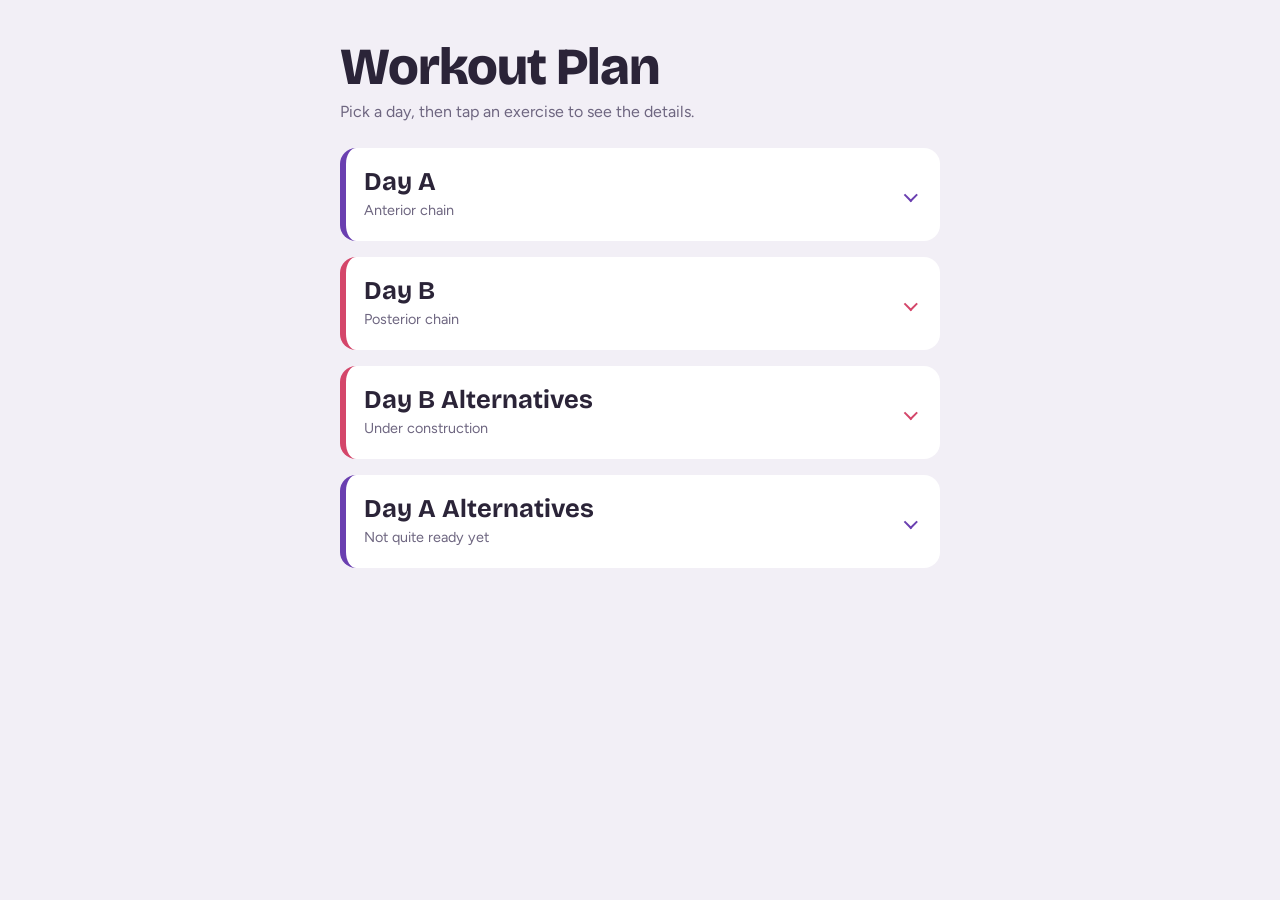
<file: index.html>
<!DOCTYPE html>
<html lang="en">
<head>
  <meta charset="UTF-8">
  <meta name="viewport" content="width=device-width, initial-scale=1">
  <title>Workout Plan</title>
  <link rel="preconnect" href="https://fonts.googleapis.com">
  <link rel="preconnect" href="https://fonts.gstatic.com" crossorigin>
  <link href="https://fonts.googleapis.com/css2?family=Bricolage+Grotesque:wght@600;700;800&family=Figtree:wght@400;500;600&display=swap" rel="stylesheet">
  <link rel="stylesheet" href="style.css">
</head>
<body>
  <header class="page-header">
    <h1>Workout Plan</h1>
    <p>Pick a day, then tap an exercise to see the details.</p>
  </header>

  <main id="plan" class="plan" aria-live="polite"></main>

  <script src="script.js"></script>
</body>
</html>
</file>
<file: style.css>
:root {
  --bg: #f2eff6;
  --surface: #ffffff;
  --ink: #2b2438;
  --muted: #6e6680;
  --line: #ddd7e6;
  --day-a: #6a3fb0;
  --day-a-soft: #ebe3f7;
  --day-b: #d4466a;
  --day-b-soft: #fbe4eb;
  --radius: 16px;
}

@media (prefers-color-scheme: dark) {
  :root {
    --bg: #17131f;
    --surface: #221c2e;
    --ink: #f1edf7;
    --muted: #a99fbd;
    --line: #38304a;
    --day-a: #b794f0;
    --day-a-soft: #2f2545;
    --day-b: #f07a9a;
    --day-b-soft: #442233;
  }
}

*, *::before, *::after { box-sizing: border-box; }

html { -webkit-text-size-adjust: 100%; }

body {
  margin: 0;
  background: var(--bg);
  color: var(--ink);
  font-family: "Figtree", system-ui, -apple-system, "Segoe UI", Roboto, sans-serif;
  font-size: 1rem;
  line-height: 1.5;
}

.page-header {
  max-width: 640px;
  margin: 0 auto;
  padding: 2.5rem 1.25rem 1rem;
}

.page-header h1 {
  margin: 0 0 0.35rem;
  font-family: "Bricolage Grotesque", "Figtree", sans-serif;
  font-weight: 800;
  font-size: clamp(2.25rem, 9vw, 3.25rem);
  line-height: 1.05;
  letter-spacing: -0.02em;
}

.page-header p {
  margin: 0;
  color: var(--muted);
}

.plan {
  max-width: 640px;
  margin: 0 auto;
  padding: 0.5rem 1.25rem 3rem;
  display: grid;
  gap: 1rem;
}

/* ---------- Day sections ---------- */

.day {
  --accent: var(--day-a);
  --accent-soft: var(--day-a-soft);
  background: var(--surface);
  border-radius: var(--radius);
  border-left: 6px solid var(--accent);
  overflow: hidden;
}

.day[data-day="B"] {
  --accent: var(--day-b);
  --accent-soft: var(--day-b-soft);
}

.day-toggle {
  width: 100%;
  display: flex;
  align-items: center;
  justify-content: space-between;
  gap: 1rem;
  padding: 1.25rem 1.25rem 1.25rem 1.1rem;
  background: none;
  border: 0;
  color: inherit;
  font: inherit;
  text-align: left;
  cursor: pointer;
}

.day-title {
  font-family: "Bricolage Grotesque", "Figtree", sans-serif;
  font-weight: 700;
  font-size: 1.6rem;
  line-height: 1.1;
}

.day-sub {
  display: block;
  margin-top: 0.15rem;
  font-size: 0.9rem;
  color: var(--muted);
}

/* ---------- Exercises ---------- */

.exercise-list {
  padding: 0 0.75rem 0.75rem;
  display: grid;
  gap: 0.5rem;
}

.exercise {
  background: var(--accent-soft);
  border-radius: 12px;
  overflow: hidden;
}

.exercise-toggle {
  width: 100%;
  display: flex;
  align-items: center;
  justify-content: space-between;
  gap: 0.75rem;
  padding: 0.95rem 1rem;
  background: none;
  border: 0;
  color: inherit;
  font: inherit;
  font-weight: 600;
  text-align: left;
  cursor: pointer;
}

/* ---------- Chevron ---------- */

.chevron {
  flex: none;
  width: 0.6rem;
  height: 0.6rem;
  border-right: 2.5px solid var(--accent);
  border-bottom: 2.5px solid var(--accent);
  transform: rotate(45deg);
  transition: transform 0.25s ease;
  margin-right: 0.25rem;
}

[aria-expanded="true"] > .chevron {
  transform: rotate(-135deg);
}

/* ---------- Collapsible panels ---------- */

.panel {
  display: grid;
  grid-template-rows: 0fr;
  transition: grid-template-rows 0.28s ease;
}

.panel.open {
  grid-template-rows: 1fr;
}

.panel-inner {
  overflow: hidden;
  min-height: 0;
}

/* ---------- Exercise details ---------- */

.details {
  padding: 0.25rem 1rem 1.1rem;
}

.exercise-name {
  margin: 0 0 0.75rem;
  font-family: "Bricolage Grotesque", "Figtree", sans-serif;
  font-weight: 700;
  font-size: 1.3rem;
  line-height: 1.2;
}

.stats {
  display: grid;
  grid-template-columns: repeat(3, 1fr);
  gap: 0.5rem;
  margin: 0 0 1rem;
}

.stat {
  background: var(--surface);
  border-radius: 10px;
  padding: 0.6rem 0.5rem;
  text-align: center;
}

.stat dt {
  font-size: 0.8rem;
  color: var(--muted);
}

.stat dd {
  margin: 0.1rem 0 0;
  font-family: "Bricolage Grotesque", "Figtree", sans-serif;
  font-weight: 700;
  font-size: 1.35rem;
  line-height: 1.2;
}

.video-link {
  display: inline-block;
  padding: 0.7rem 1.1rem;
  background: var(--accent);
  color: #fff;
  font-weight: 600;
  text-decoration: none;
  border-radius: 999px;
}

.video-link:hover { filter: brightness(1.08); }

@media (prefers-color-scheme: dark) {
  .video-link { color: #17131f; }
}

/* ---------- Accessibility ---------- */

button:focus-visible,
a:focus-visible {
  outline: 3px solid var(--accent, var(--day-a));
  outline-offset: 2px;
}

@media (prefers-reduced-motion: reduce) {
  .panel, .chevron { transition: none; }
}

@media (min-width: 640px) {
  .stat dd { font-size: 1.5rem; }
}
</file>
